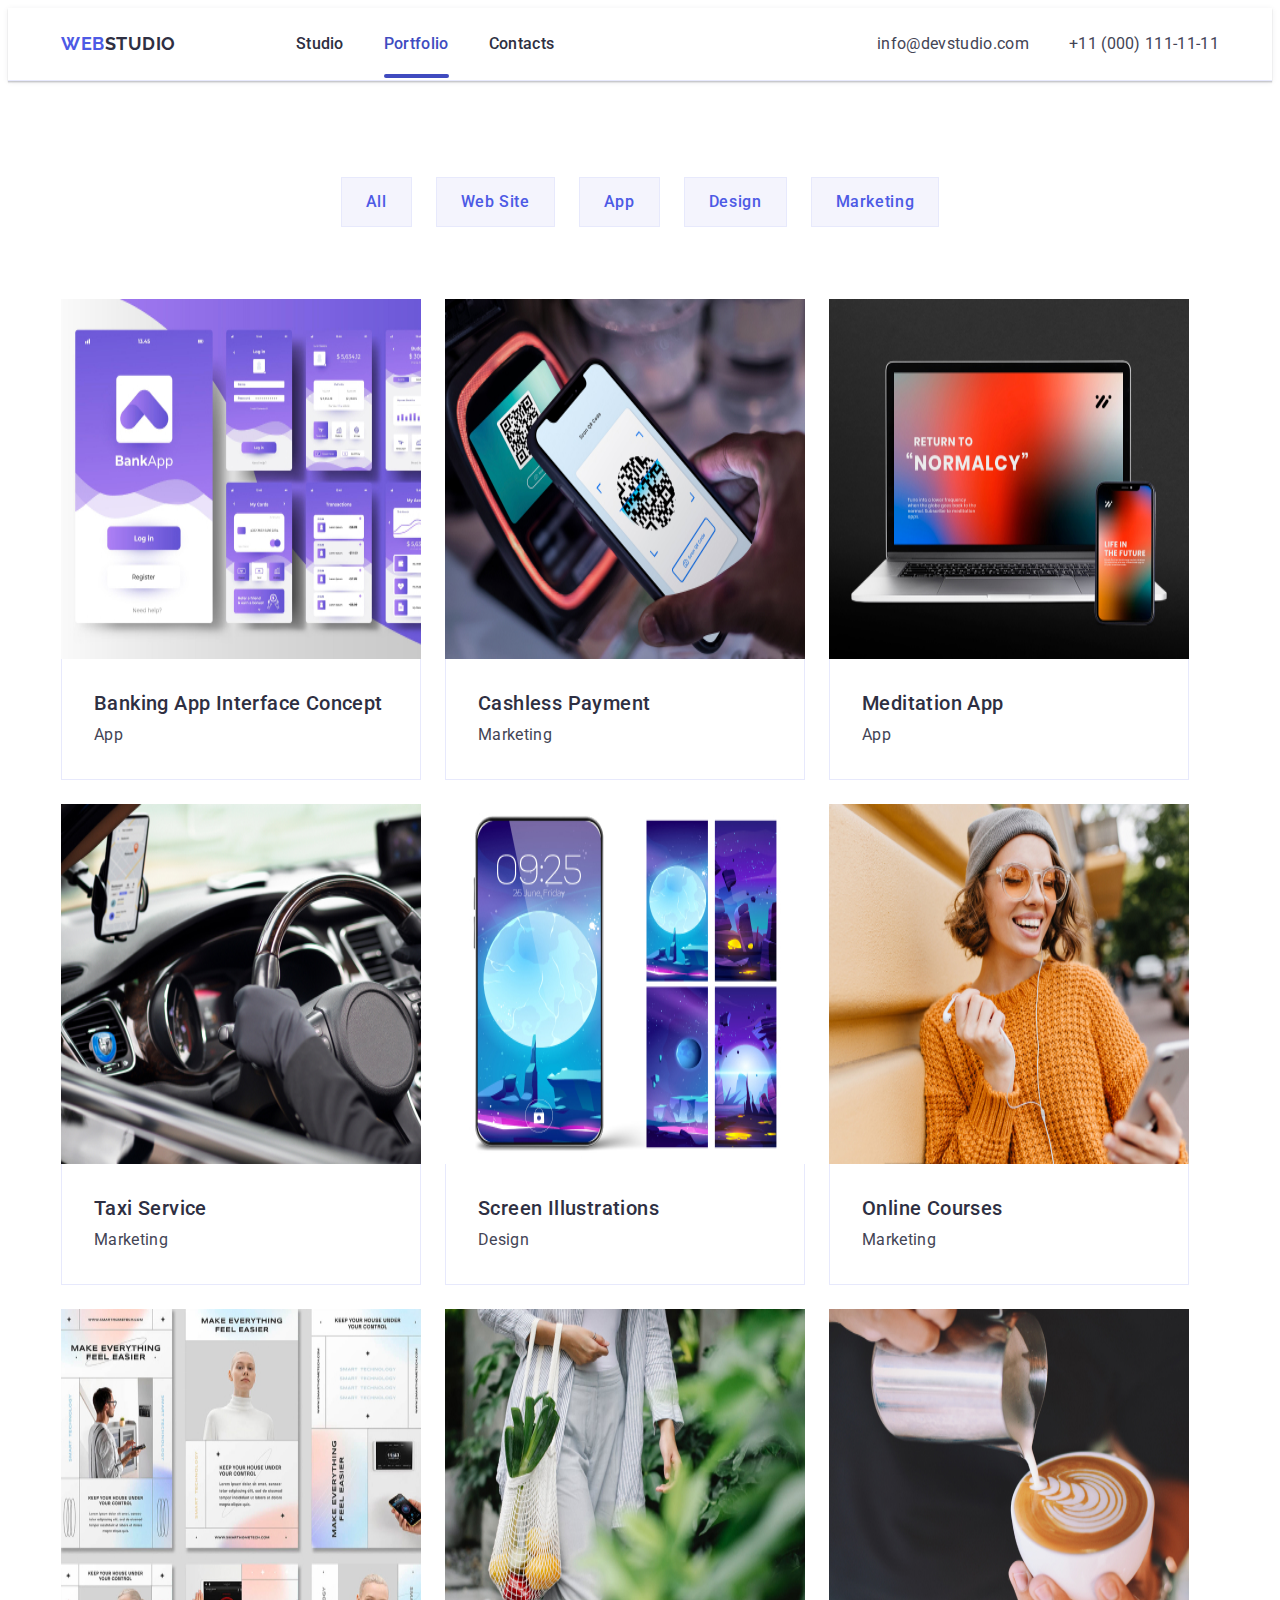
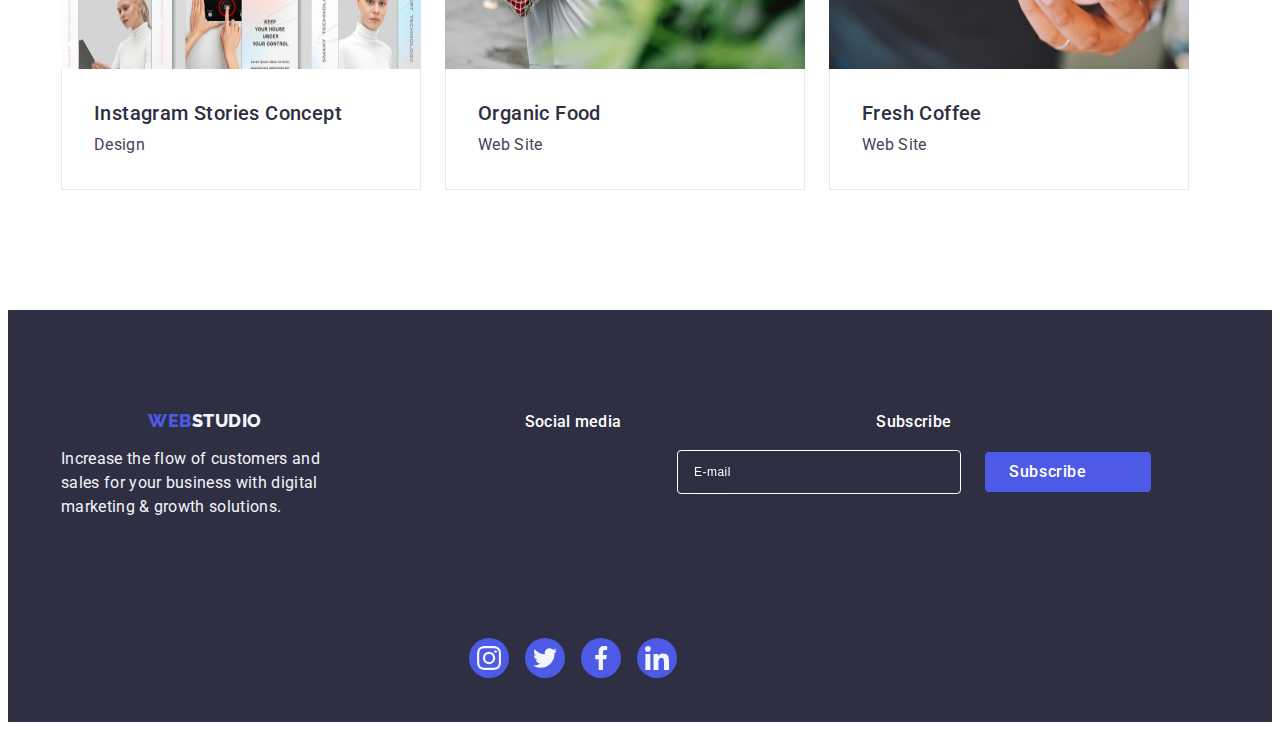
<file: portfolio.html>
<!DOCTYPE html>
<html lang="en">
  <head>
    <meta charset="UTF-8" />
    <meta http-equiv="X-UA-Compatible" content="IE=edge" />
    <meta name="viewport" content="width=device-width, initial-scale=1.0" />
    <link rel="preconnect" href="https://fonts.googleapis.com" />
    <link rel="preconnect" href="https://fonts.gstatic.com" crossorigin />
    <link rel="preconnect" href="https://fonts.googleapis.com" />
    <link rel="preconnect" href="https://fonts.gstatic.com" crossorigin />
    <link
      href="https://fonts.googleapis.com/css2?family=Raleway:wght@800&family=Roboto:wght@400;500;700&display=swap"
      rel="stylesheet"
    />
    <link
      rel="stylesheet"
      href="https://cdnjs.cloudflare.com/ajax/libs/modern-normalize/2.0.0/modern-normalize.min.css"
      integrity="sha512-4xo8blKMVCiXpTaLzQSLSw3KFOVPWhm/TRtuPVc4WG6kUgjH6J03IBuG7JZPkcWMxJ5huwaBpOpnwYElP/m6wg=="
      crossorigin="anonymous"
      referrerpolicy="no-referrer"
    />
    <title>Portfolio</title>
    <link rel="stylesheet" href="./css/styles.css" />
  </head>
  <body>
    <header class="header">
      <div class="container-header container">
        <nav class="header-navigation-list">
          <a href="./index.html" class="header-logo link"
            >Web<span class="header-logo-web">Studio</span></a
          >
          <ul class="header-menu list">
            <li class="header-menu-item">
              <a href="./index.html" class="header-menu-link link">Studio</a>
            </li>
            <li class="header-menu-item">
              <a href="./portfolio.html" class="header-menu-link link current"
                >Portfolio</a
              >
            </li>
            <li class="header-menu-item">
              <a href="" class="header-menu-link link">Contacts</a>
            </li>
          </ul>
        </nav>
        <address class="header-contacts">
          <ul class="header-contacts-item list">
            <li>
              <a
                class="header-contacts-link link"
                href="mailto:info@devstudio.com"
                >info@devstudio.com</a
              >
            </li>
            <li>
              <a class="header-contacts-link link" href="tel:+110001111111"
                >+11 (000) 111-11-11</a
              >
            </li>
          </ul>
        </address>
      </div>
    </header>

    <main>
      <section class="portfolio">
        <div class="container-portfolio container">
          <h1 class="visually-hidden">Filter</h1>
          <ul class="filter-list list">
            <li><button type="button" class="button">All</button></li>
            <li><button type="button" class="button">Web Site</button></li>
            <li><button type="button" class="button">App</button></li>
            <li><button type="button" class="button">Design</button></li>
            <li><button type="button" class="button">Marketing</button></li>
          </ul>
          <ul class="portfolio-list list">
            <li class="portfolio-item">
              <a href="" class="app-item link">
                <div class="app-cover-block">
                  <img
                    srcset="
                      ./images/portfolio-mobile/img1-mob-por.jpg     288w,
                      ./images/portfolio-mobile/img1-mob-port@2x.jpg 576w,
                      ./images/portfolio-tablet/img1-tab-port.jpg    356w,
                      ./images/portfolio-tablet/img1-tab-port@2x.jpg 712w,
                      ./images/portfolio_1.jpg                       360w,
                      ./images/portfolio_1@2x.jpg                    720w
                    "
                    sizes="(min-width: 1200px) 360px, (min-width: 768px) 356px, (max-width: 767px) 288px,"
                    src="./images/portfolio_1.jpg"
                    alt="Open pages of the bank's app"
                    width="360"
                    height="360"
                    class="portfolio-img"
                  />
                  <p class="app-cover-text">
                    14 Stylish and User-Friendly App Design Concepts · Task
                    Manager App · Calorie Tracker App · Exotic Fruit Ecommerce
                    App · Cloud Storage App
                  </p>
                </div>
                <div class="app-box">
                  <h2 class="portfolio-name">Banking App Interface Concept</h2>
                  <p class="portfolio-type">App</p>
                </div>
              </a>
            </li>
            <li class="portfolio-item">
              <a href="" class="app-item link">
                <div class="app-cover-block">
                  <img
                    srcset="
                      ./images/portfolio-mobile/img2-mob-port.jpg    288w,
                      ./images/portfolio-mobile/img2-mob-port@2x.jpg 576w,
                      ./images/portfolio-tablet/img2-tab-port.jpg    356w,
                      ./images/portfolio-tablet/img2-tab-port@2x.jpg 712w,
                      ./images/portfolio_2.jpg                       360w,
                      ./images/portfolio_2@2x.jpg                    720w
                    "
                    sizes="(min-width: 1200px) 360px, (min-width: 768px) 356px, (max-width: 767px) 288px,"
                    src="./images/portfolio_2.jpg"
                    alt="Pay by phone via QR code"
                    width="360"
                    height="360"
                    class="portfolio-img"
                  />
                  <p class="app-cover-text">
                    14 Stylish and User-Friendly App Design Concepts · Task
                    Manager App · Calorie Tracker App · Exotic Fruit Ecommerce
                    App · Cloud Storage App
                  </p>
                </div>
                <div class="app-box">
                  <h2 class="portfolio-name">Cashless Payment</h2>
                  <p class="portfolio-type">Marketing</p>
                </div>
              </a>
            </li>
            <li class="portfolio-item">
              <a href="" class="app-item link">
                <div class="app-cover-block">
                  <img
                    srcset="
                      ./images/portfolio-mobile/img3-mob-port.jpg    288w,
                      ./images/portfolio-mobile/img3-mob-port@2x.jpg 576w,
                      ./images/portfolio-tablet/img3-tab-port.jpg    356w,
                      ./images/portfolio-tablet/img3-tab-port@2x.jpg 712w,
                      ./images/portfolio_3.jpg                       360w,
                      ./images/portfolio_3@2x.jpg                    720w
                    "
                    sizes="(min-width: 1200px) 360px, (min-width: 768px) 356px, (max-width: 767px) 288px,"
                    src="./images/portfolio_3.jpg"
                    alt="Open website on a computer and app"
                    width="360"
                    height="360"
                    class="portfolio-img"
                  />
                  <p class="app-cover-text">
                    14 Stylish and User-Friendly App Design Concepts · Task
                    Manager App · Calorie Tracker App · Exotic Fruit Ecommerce
                    App · Cloud Storage App
                  </p>
                </div>
                <div class="app-box">
                  <h2 class="portfolio-name">Meditation App</h2>
                  <p class="portfolio-type">App</p>
                </div>
              </a>
            </li>
            <li class="portfolio-item">
              <a href="" class="app-item link">
                <div class="app-cover-block">
                  <img
                    srcset="
                      ./images/portfolio-mobile/img4-mob-port.jpg    288w,
                      ./images/portfolio-mobile/img4-mob-port@2x.jpg 576w,
                      ./images/portfolio-tablet/img4-tab-port.jpg    356w,
                      ./images/portfolio-tablet/img4-tab-port@2x.jpg 712w,
                      ./images/portfolio_4.jpg                       360w,
                      ./images/portfolio_4@2x.jpg                    720w
                    "
                    sizes="(min-width: 1200px) 360px, (min-width: 768px) 356px, (max-width: 767px) 288px,"
                    src="./images/portfolio_4.jpg"
                    alt="Using app at the taxi"
                    width="360"
                    height="360"
                    class="portfolio-img"
                  />
                  <p class="app-cover-text">
                    14 Stylish and User-Friendly App Design Concepts · Task
                    Manager App · Calorie Tracker App · Exotic Fruit Ecommerce
                    App · Cloud Storage App
                  </p>
                </div>
                <div class="app-box">
                  <h2 class="portfolio-name">Taxi Service</h2>
                  <p class="portfolio-type">Marketing</p>
                </div>
              </a>
            </li>
            <li class="portfolio-item">
              <a href="" class="app-item link">
                <div class="app-cover-block">
                  <img
                    srcset="
                      ./images/portfolio-mobile/img5-mob-port.jpg    288w,
                      ./images/portfolio-mobile/img5-mob-port@2x.jpg 576w,
                      ./images/portfolio-tablet/img5-tab-port.jpg    356w,
                      ./images/portfolio-tablet/img5-tab-port@2x.jpg 712w,
                      ./images/portfolio_5.jpg                       360w,
                      ./images/portfolio_5@2x.jpg                    720w
                    "
                    sizes="(min-width: 1200px) 360px, (min-width: 768px) 356px, (max-width: 767px) 288px,"
                    src="./images/portfolio_5.jpg"
                    alt="Mobile screen illustrations "
                    width="360"
                    height="360"
                    class="portfolio-img"
                  />
                  <p class="app-cover-text">
                    14 Stylish and User-Friendly App Design Concepts · Task
                    Manager App · Calorie Tracker App · Exotic Fruit Ecommerce
                    App · Cloud Storage App
                  </p>
                </div>
                <div class="app-box">
                  <h2 class="portfolio-name">Screen Illustrations</h2>
                  <p class="portfolio-type">Design</p>
                </div>
              </a>
            </li>
            <li class="portfolio-item">
              <a href="" class="app-item link">
                <div class="app-cover-block">
                  <img
                    srcset="
                      ./images/portfolio-mobile/img6-mob-port.jpg    288w,
                      ./images/portfolio-mobile/img6-mob-port@2x.jpg 576w,
                      ./images/portfolio-tablet/img6-tab-port.jpg    356w,
                      ./images/portfolio-tablet/img6-tab-port@2x.jpg 712w,
                      ./images/portfolio_6.jpg                       360w,
                      ./images/portfolio_6@2x.jpg                    720w
                    "
                    sizes="(min-width: 1200px) 360px, (min-width: 768px) 356px, (max-width: 767px) 288px,"
                    src="./images/portfolio_6.jpg"
                    alt="The girl studies online"
                    width="360"
                    height="360"
                    class="portfolio-img"
                  />
                  <p class="app-cover-text">
                    14 Stylish and User-Friendly App Design Concepts · Task
                    Manager App · Calorie Tracker App · Exotic Fruit Ecommerce
                    App · Cloud Storage App
                  </p>
                </div>
                <div class="app-box">
                  <h2 class="portfolio-name">Online Courses</h2>
                  <p class="portfolio-type">Marketing</p>
                </div>
              </a>
            </li>
            <li class="portfolio-item">
              <a href="" class="app-item link">
                <div class="app-cover-block">
                  <img
                    src="./images/portfolio_7.jpg"
                    alt="Instagram"
                    width="360"
                    height="360"
                    class="portfolio-img"
                  />
                  <p class="app-cover-text">
                    14 Stylish and User-Friendly App Design Concepts · Task
                    Manager App · Calorie Tracker App · Exotic Fruit Ecommerce
                    App · Cloud Storage App
                  </p>
                </div>
                <div class="app-box">
                  <h2 class="portfolio-name">Instagram Stories Concept</h2>
                  <p class="portfolio-type">Design</p>
                </div>
              </a>
            </li>
            <li class="portfolio-item">
              <a href="" class="app-item link">
                <div class="app-cover-block">
                  <img
                    src="./images/portfolio_8.jpg"
                    alt="Girl with food"
                    width="360"
                    height="360"
                    class="portfolio-img"
                  />
                  <p class="app-cover-text">
                    14 Stylish and User-Friendly App Design Concepts · Task
                    Manager App · Calorie Tracker App · Exotic Fruit Ecommerce
                    App · Cloud Storage App
                  </p>
                </div>
                <div class="app-box">
                  <h2 class="portfolio-name">Organic Food</h2>
                  <p class="portfolio-type">Web Site</p>
                </div>
              </a>
            </li>
            <li class="portfolio-item">
              <a href="" class="app-item link">
                <div class="app-cover-block">
                  <img
                    src="./images/portfolio_9.jpg"
                    alt="Coffee"
                    width="360"
                    height="360"
                    class="portfolio-img"
                  />
                  <p class="app-cover-text">
                    14 Stylish and User-Friendly App Design Concepts · Task
                    Manager App · Calorie Tracker App · Exotic Fruit Ecommerce
                    App · Cloud Storage App
                  </p>
                </div>
                <div class="app-box">
                  <h2 class="portfolio-name">Fresh Coffee</h2>
                  <p class="portfolio-type">Web Site</p>
                </div>
              </a>
            </li>
          </ul>
        </div>
      </section>
    </main>

    <footer class="footer">
      <div class="container-footer container">
        <div class="footer-box">
          <a href="./index.html" class="footer-logo link"
            >Web<span class="footer-logo-web">Studio</span>
          </a>
          <p class="footer-text">
            Increase the flow of customers and sales for your business with
            digital marketing & growth solutions.
          </p>
        </div>
        <div>
          <p class="social-footer">Social media</p>
          <ul class="social-footer-list list">
            <li class="social-footer-item">
              <a href="" class="social-footer-link link">
                <svg class="social-footer-icon" width="24" height="24">
                  <use href="./images/icons.svg#icon-instagram-2-1"></use>
                </svg>
              </a>
            </li>
            <li class="social-footer-item">
              <a href="" class="social-footer-link link">
                <svg class="social-footer-icon" width="24" height="24">
                  <use href="./images/icons.svg#icon-twitter-1-2"></use>
                </svg>
              </a>
            </li>
            <li class="social-footer-item">
              <a href="" class="social-footer-link link">
                <svg class="social-footer-icon" width="24" height="24">
                  <use href="./images/icons.svg#icon-facebook-1"></use>
                </svg>
              </a>
            </li>
            <li class="social-footer-item">
              <a href="" class="social-footer-link link">
                <svg class="social-footer-icon" width="24" height="24">
                  <use href="./images/icons.svg#icon-linkedin-1"></use>
                </svg>
              </a>
            </li>
          </ul>
        </div>
        <div class="footer-box-form">
          <p class="input-footer-title">Subscribe</p>
          <form class="footer-form">
            <label class="footer-label">
              <input
                type="email"
                placeholder="E-mail"
                class="footer-input"
                name="footer-email"
              />
            </label>
            <button type="submit" class="footer-btn">
              Subscribe
              <svg class="footer__btn-svg" width="24" height="24">
                <use href="./images/icons.svg#tg"></use>
              </svg>
            </button>
          </form>
        </div>
      </div>
    </footer>
  </body>
</html>
</file>
<file: css/styles.css>
:root {
  --dark-color: #2e2f42;
  --text-color: #434455;
  --third-title-color: #f4f4fd;
  --primary-brand-color: #4d5ae5;
  --white-background-color: #ffffff;
  --logo-style: "Raleway", sans-serif;
  --pressed-background-state-color: #404bbf;
  --white-color: #ffffff;
  --accent-background-color: #e7e9fc;
  --customers-color: #8e8f99;

  --breakpoint-md: 768px;
  --breakpoint-lg: 1158px;
}

body {
  font-family: "Roboto", sans-serif;
  color: var(--text-color);
  background-color: var(--white-background-color);
}
h1,
h2,
h3,
h4,
h5,
h6,
p {
  margin: 0;
}

ul {
  list-style-type: none;
  margin-top: 0;
  margin-bottom: 0;
  padding-left: 0;
}

img {
  display: block;
}

.link {
  text-decoration: none;
}
.list {
  list-style-type: none;
}

.container {
  width: 100%;
  max-width: 1158px;
  margin: 0;
  padding-left: 15px;
  padding-right: 15px;
  margin: 0 auto;
  /*outline: 2px solid;*/
}

/*------.container {
  width: 100%;
  margin: 0;
  padding-left: 15px;
  padding-right: 15px;
  margin: 0 auto;
}

@media screen and (max-width: 767px) {
  .container {
    width: 320px;
  }
}

@media screen and (min-width: 768px) {
  .container {
    width: 768px;
  }
}
@media screen and (min-width: 1158px) {
  .container {
    width: 1140px;
  }
}*/

/*-------------Header-----------*/

.container-header {
  display: flex;
  justify-content: space-between;
  align-items: center;
}

.header {
  border-bottom: 1px solid #e7e9fc;
  box-shadow: 0px 2px 1px rgba(46, 47, 66, 0.08),
    0px 1px 1px rgba(46, 47, 66, 0.16), 0px 1px 6px rgba(46, 47, 66, 0.08);
  z-index: 15;
}

@media screen and (min-width: 768px) {
  .header {
    border-bottom: 1px solid #e7e9fc;
    box-shadow: 0px 2px 1px rgba(46, 47, 66, 0.08),
      0px 1px 1px rgba(46, 47, 66, 0.16), 0px 1px 6px rgba(46, 47, 66, 0.08);
    z-index: 15;
  }
}

@media screen and (min-width: 1158px) {
  .header {
    border-bottom: 1px solid #e7e9fc;
    box-shadow: 0px 2px 1px rgba(46, 47, 66, 0.08),
      0px 1px 1px rgba(46, 47, 66, 0.16), 0px 1px 6px rgba(46, 47, 66, 0.08);
    z-index: 15;
  }
}

.header-navigation-list {
  display: flex;
  align-items: center;
}

.header-logo {
  font-family: var(--logo-style);
  font-weight: 700;
  font-size: 18px;
  line-height: 1.17;
  letter-spacing: 0.03em;
  text-transform: uppercase;
  color: var(--primary-brand-color);
}

.header-logo-web {
  color: var(--dark-color);
  /* display: flex;*/
}

@media screen and (min-width: 768px) {
  .header-logo-web {
    color: var(--dark-color);
    /*display: flex;*/
    margin-right: 120px;
  }
}

.header-contacts {
  font-style: normal;
  gap: 40px;
  align-items: center;
}

.header-menu {
  font-weight: 500;
  font-size: 16px;
  line-height: 1.5;
  letter-spacing: 0.02em;
  color: var(--text-color);
  display: flex;
  gap: 40px;
}

.header-menu-item {
  font-weight: 500;
  font-size: 16px;
  line-height: 1.5;
  letter-spacing: 0.02em;
  color: var(--dark-color);
  text-decoration: none;
  padding: 24px 0 24px;
}

.header-menu-link {
  font-weight: 500;
  font-size: 16px;
  line-height: 1.5;
  letter-spacing: 0.02em;
  color: var(--dark-color);
  text-decoration: none;
  padding: 24px 0 24px;
  transition: color 250ms cubic-bezier(0.4, 0, 0.2, 1);
}

.header-menu-link:hover,
.header-menu-link:focus,
.header-menu-link:active {
  color: var(--pressed-background-state-color);
}

.header-contacts-item {
  font-size: 16px;
  line-height: 1.5;
  letter-spacing: 0.02em;
  color: var(--dark-color);
  display: flex;
  gap: 40px;
}

@media screen and (min-width: 768px) {
  .header-contacts-item {
    display: flex;
    flex-direction: column;
    gap: 12px;
  }
}

@media screen and (min-width: 1158px) {
  .header-contacts-item {
    display: flex;
    flex-direction: row;
    gap: 40px;
  }
}

.header-contacts-link {
  color: var(--text-color);
  transition: color 250ms cubic-bezier(0.4, 0, 0.2, 1);
}

.header-contacts-link:hover,
.header-contacts-link:focus {
  color: var(--pressed-background-state-color);
}

.current {
  position: relative;
  color: #404bbf;
}

.current::after {
  content: "";
  position: absolute;
  left: 0;
  bottom: -1px;
  height: 4px;
  background-color: #404bbf;
  border-radius: 2px;
  display: block;
  width: 100%;
}

/*----------------Hero-----------------*/

.container-hero {
  display: flex;
  flex-direction: column;
  align-items: center;
  justify-content: center;
  max-width: 1440px;
  padding: 0 10px;
}

.hero {
  display: flex;
  height: 600px;
  flex-shrink: 0;
  background-color: var(--dark-color);
  background-repeat: no-repeat;
  background-position: center;
  background-size: cover;
  /*background-image: linear-gradient(
      rgba(46, 47, 66, 0.7),
      rgba(46, 47, 66, 0.7)
    ),
    url(../images/hero_bgr_img.jpg);*/
}

@media screen and (min-width: 768px) {
  .hero {
    display: flex;
    padding-top: 60px;
    flex-shrink: 0;
    background-color: var(--dark-color);
    background-repeat: no-repeat;
    background-position: center;
    background-size: cover;
  }
}

.hero-title {
  font-weight: 700;
  font-size: 36px;
  font-style: normal;
  line-height: 1.11;
  letter-spacing: 0.02em;
  color: var(--white-background-color);
  text-align: center;
  max-width: 496px;
  padding-bottom: 48px;
}

@media screen and (min-width: 496px) {
  .hero-title {
    font-weight: 700;
    font-size: 56px;
    line-height: 1.07;
    letter-spacing: 0.02em;
    color: var(--white-background-color);
    text-align: center;
    max-width: 496px;
    padding-bottom: 48px;
  }
}

.hero-btn {
  font-family: inherit;
  font-style: normal;
  font-weight: 500;
  font-size: 16px;
  line-height: 1.5;
  color: var(--white-background-color);
  letter-spacing: 0.04em;
  cursor: pointer;
  background-color: var(--primary-brand-color);
  display: block;
  align-self: center;
  padding: 16px 32px;
  min-width: 169px;
  height: 56px;
  border: none;
  border-radius: 4px;
  transition: background-color 250ms cubic-bezier(0.4, 0, 0.2, 1);
  box-shadow: 0px 4px 4px rgba(0, 0, 0, 0.15);
}

.hero-btn:hover,
.hero-btn:focus {
  background-color: var(--pressed-background-state-color);
}

/*----------------Business-----------------*/

.business {
  padding: 120px 0;
}

.container-business {
  display: flex;
  flex-direction: column;
  flex-wrap: wrap;
}

.visually-hidden {
  position: absolute;
  width: 1px;
  height: 1px;
  margin: -1px;
  border: 0;
  padding: 0;
  overflow: hidden;
  white-space: nowrap;
  clip-path: inset(100%);
  clip: rect(0 0 0 0);
}

.business-info {
  display: flex;
  gap: 72px;
  flex-wrap: wrap;
}

@media screen and (min-width: 768px) {
  .business-info {
    gap: 72px 24px;
  }
}

@media screen and (min-width: 1158px) {
  .business-info {
    flex-wrap: nowrap;
    align-items: center;
  }
}

.business-title-item {
  width: 100%;
}

@media screen and (min-width: 768px) {
  .business-title-item {
    gap: 72px 24px;
    width: calc((100% - 56px) / 2);
  }
}

@media screen and (min-width: 1158px) {
  .business-title-item {
    gap: 24px;
    width: calc((100% - 72px) / 4);
    justify-content: space-between;
  }
}

.business-title-item > h3 {
  padding-bottom: 8px;
}

/*.svg-business {
  display: none;
}*/

@media screen and (min-width: 1158px) {
  .svg-business {
    display: flex;
    align-items: center;
  }
}

.business-info-strategy {
  font-size: 36px;
  font-weight: 700;
  line-height: 1.11;
  letter-spacing: 0.02em;
  text-align: center;
  color: var(--dark-color);
  margin-bottom: 8px;
}

.business-info-idea {
  font-weight: 500;
  font-size: 16px;
  line-height: 1.5;
  letter-spacing: 0.02em;
  color: var(--text-color);
}

.business-icon-box {
  display: flex;
  align-items: center;
  justify-content: center;
  height: 112px;
  background-color: var(--third-title-color);
  border-radius: 4px;
  margin-bottom: 8px;
}

/*------------------Our job------------------*/

.container-our-job {
}

.our-job {
  padding-bottom: 120px;
}

.our-job-title {
  font-weight: 700;
  font-size: 36px;
  line-height: 1.11;
  letter-spacing: 0.02em;
  color: var(--dark-color);
  text-align: center;
  text-transform: capitalize;
  margin-bottom: 72px;
}

.our-job-list {
  display: flex;
  gap: 24px;
}

.our-job-item {
  width: calc((100% - 48px) / 3);
}

/*-----------------Team------------------*/

.team {
  padding: 120px 0;
  background: var(--third-title-color);
}

.team-title {
  font-weight: 700;
  font-size: 36px;
  line-height: 1.11;
  letter-spacing: 0.02em;
  color: var(--dark-color);
  text-align: center;
  text-transform: capitalize;
  margin-bottom: 72px;
}

.team-title-list {
  width: 100%;
  display: flex;
  flex-direction: column;
  flex-wrap: wrap;
  align-items: center;
  gap: 24px;
  margin: 0 auto;
}

.team-title-item {
  width: 264px;
  background-color: var(--white-background-color);
  border-radius: 0px 0px 4px 4px;
  box-shadow: 0px 1px 6px rgba(46, 47, 66, 0.08),
    0px 1px 1px rgba(46, 47, 66, 0.16), 0px 2px 1px rgba(46, 47, 66, 0.08);
}

@media screen and (min-width: 768px) {
  .team-title-list {
    flex-direction: row;
    max-width: 554px;
    width: calc((100% - 240x) / 2);
  }
}

@media screen and (min-width: 1158px) {
  .team-title-list {
    max-width: none;
  }
}

.team-title-item {
  width: auto;
  min-width: auto;
}

/*-----------------Employee---------------*/

.employee {
  font-weight: 500;
  font-size: 20px;
  line-height: 1.2;
  letter-spacing: 0.02em;
  color: var(--dark-color);
  margin-bottom: 8px;
}

.employee-job-title {
  font-weight: 400;
  font-size: 16px;
  line-height: 1.5;
  letter-spacing: 0.02em;
  color: var(--text-color);
  margin-bottom: 8px;
}

.employee-item {
  padding: 32px 0px;
  text-align: center;
}

.social-icon-list {
  display: flex;
  gap: 24px;
  flex-wrap: wrap;
  padding: 0 16px;
}

.social-link {
  width: 100%;
  height: 100%;
  background-color: var(--primary-brand-color);
  border-radius: 50%;
  display: flex;
  align-items: center;
  justify-content: center;
  transition: background-color 250ms cubic-bezier(0.4, 0, 0.2, 1);
}

.social-link:hover,
.social-link:focus {
  background-color: var(--pressed-background-state-color);
}

.social-icon-item {
  width: 16px;
  height: 16px;
}

.social-icon {
  width: 40px;
  height: 40px;
}

.social-icon-item {
  fill: var(--third-title-color);
}

/*--------------Customers-------------*/
.customers {
  padding: 120px 0;
}
.container {
}

.customers-title {
  color: var(--dark-color);
  text-align: center;
  font-size: 36px;
  font-family: Roboto;
  font-weight: 700;
  line-height: 1.11;
  letter-spacing: 0.9;
  text-transform: capitalize;
  margin-bottom: 72px;
}

.customers-title-list {
  display: flex;
  gap: 24px;
}

.customers-tittle-item {
  width: calc((100% - 120px) / 6);
  height: 88px;
}

.customers-link {
  width: 100%;
  height: 100%;
  border: 1px solid #8e8f99;
  border-radius: 4px;
  display: flex;
  align-items: center;
  justify-content: center;
  color: var(--customers-color);
  transition: border-color 250ms cubic-bezier(0.4, 0, 0.2, 1),
    color 250ms cubic-bezier(0.4, 0, 0.2, 1);
}

.customers-link:hover,
.customers-link:focus {
  border-color: var(--pressed-background-state-color);
  color: var(--pressed-background-state-color);
}
.customers-icon {
  fill: currentColor;
}

/*----------------Footer--------------*/

.footer {
  background: var(--dark-color);
  padding: 100px 0;
}

.container-footer {
  display: flex;
  flex-direction: row;
  flex-wrap: wrap;
}

@media screen and (min-width: 768px) {
  .container-footer {
    width: 584px;
    flex-direction: row;
    flex-wrap: wrap;
  }
}

@media screen and (min-width: 1158px) {
  .container-footer {
    width: 1158px;
    flex-wrap: nowrap;
  }
}

.footer-box {
  display: flex;
  flex-direction: column;
  align-items: center;
}

@media screen and (min-width: 1158px) {
  .footer-box {
    margin-right: 120px;
  }
}

.footer-logo {
  font-family: "Raleway", sans-serif;
  font-weight: 800;
  font-size: 18px;
  line-height: 1.17;
  letter-spacing: 0.03em;
  color: var(--primary-brand-color);
  text-transform: uppercase;
  margin-bottom: 16px;
  display: inline-block;
}

.footer-logo-web {
  font-weight: 800;
  font-size: 18px;
  line-height: 1.17;
  letter-spacing: 0.03em;
  color: var(--third-title-color);
}

.footer-text {
  font-family: inherit;
  font-style: normal;
  font-weight: 400;
  font-size: 16px;
  line-height: 1.5;
  letter-spacing: 0.02em;
  color: var(--third-title-color);
  max-width: 288px;
  margin-bottom: 72px;
}

.social-footer-container {
  display: flex;
  flex-direction: column;
  align-items: center;
}

@media screen and (min-width:1158px) {
  .social-footer-container {
    margin-right: 80px;
  }
}

.social-footer {
  width: 100%;
  height: 100%;
  color: var(--white-color);
  font-size: 16px;
  font-family: Roboto;
  font-weight: 500;
  line-height: 1.5;
  letter-spacing: 0.02em;
  margin-bottom: 16px;
  text-align: center;
}

.social-footer-list {
  display: flex;
  gap: 16px;
  margin-bottom: 72px;
  justify-content: center;
}

@media screen and (min-width: 1158px) {
  .social-footer-list {
    margin-bottom: 132px;
  }
}

.social-footer-item {
  width: 40px;
  height: 40px;
}

.social-footer-link {
  width: 100%;
  height: 100%;
  background-color: var(--primary-brand-color);
  border-radius: 50%;
  display: flex;
  align-items: center;
  justify-content: center;
  transition: background-color 250ms cubic-bezier(0.4, 0, 0.2, 1);
}

.social-footer-icon {
  fill: var(--third-title-color);
}

.social-footer-link:hover,
.social-footer-link:focus {
  background-color: #31d0aa;
}

.input-footer-title {
  margin-bottom: 16px;
  font-weight: 500;
  font-size: 16px;
  line-height: 1.5;
  letter-spacing: 0.02em;
  color: var(--white-color);
}

.footer-box-form {
  display: flex;
  flex-direction: column;
  align-items: center;
}

.footer-form {
  display: flex;
  flex-direction: column;
  gap: 24px;
  align-items: center;
}

@media screen and (min-width: 768px) {
  .footer-form {
    flex-direction: row;
  }
}

@media screen and (min-width: 1158px) {
  .footer-form {
    flex-direction: row;
  }
}

/*@media screen and (min-width: 1158px) {
  .footer-label {
    gap: 80px;
  }
}*/

.footer-input {
  display: block;
  width: 264px;
  height: 40px;
  font-size: 12px;
  line-height: 1.5;
  letter-spacing: 0.04em;
  padding-left: 16px;
  background-color: transparent;
  border: 1px solid var(--white-color);
  filter: drop-shadow(0px 4px 4px rgba(0, 0, 0, 0.15));
  border-radius: 4px;
  color: var(--white-color);
}
.footer-btn {
  min-width: 165px;
  height: 40px;
  display: flex;
  justify-content: center;
  align-items: center;
  font-family: "Roboto", sans-serif;
  font-size: 16px;
  font-weight: 500;
  letter-spacing: 0.04em;
  cursor: pointer;
  border: none;
  padding: 10px 24px;
  color: var(--white-color);
  line-height: 1.5;
  background: var(--primary-brand-color);
  border-radius: 4px;
}

.footer__btn-svg {
  margin-left: 16px;
}

.footer-input::placeholder {
  color: var(--white-color);
}

/* -------------Main-----------*/

.button {
  font-family: inherit;
  font-style: normal;
  font-weight: 500;
  font-size: 16px;
  line-height: 1.5;
  letter-spacing: 0.04em;
  color: var(--primary-brand-color);
  cursor: pointer;
  background-color: var(--third-title-color);
  border: 1px solid var(--accent-background-color);
}

.button:hover,
.button:focus {
  color: var(--white-background-color);
  background-color: var(--pressed-background-state-color);
}

.portfolio-name {
  font-weight: 500;
  font-size: 20px;
  line-height: 1.2;
  letter-spacing: 0.02em;
  color: var(--dark-color);
  margin-bottom: 8px;
  padding-left: 16px;
}

.portfolio-type {
  font-size: 16px;
  line-height: 1.5;
  letter-spacing: 0.02em;
  color: var(--text-color);
  padding-left: 16px;
}

.portfolio {
  padding-top: 96px;
  padding-bottom: 120px;
}

.portfolio-title {
  font-weight: 700;
  font-size: 36px;
  line-height: 1.11;
  letter-spacing: 0.02em;
  color: var(--dark-color);
  text-align: center;
  text-transform: capitalize;
  margin-bottom: 72px;
}

.portfolio-list {
  display: flex;
  flex-wrap: wrap;
  flex-direction: column;
  gap: 24px;
}

@media screen and (min-width: 768px) {
  .portfolio-list {
    flex-direction: row;
    gap: 24px;
  }
}

@charsetmedia screen and (min-width: 1158px) {
  .portfolio-list {
    flex-direction: row;
    gap: 24px;
    width: calc ((100% - 360px) /3);
  }
}

.app-cover-block {
  position: relative;
  overflow: hidden;
}

.app-cover-text {
  position: absolute;
  top: 0;
  font-size: 16px;
  line-height: 1.5;
  letter-spacing: 0.02em;
  color: var(--third-title-color);
  padding: 40px 32px;
  background-color: var(--primary-brand-color);
  height: 100%;
  width: 100%;
  transform: translateY(100%);
  transition: transform 250ms cubic-bezier(0.4, 0, 0.2, 1);
}

.app-item {
  display: block;
  transition: box-shadow 250ms cubic-bezier(0.4, 0, 0.2, 1);
}

.app-item:hover,
.app-item:focus {
  box-shadow: 0px 1px 6px rgba(46, 47, 66, 0.08),
    0px 1px 1px rgba(46, 47, 66, 0.16), 0px 2px 1px rgba(46, 47, 66, 0.08);
}

.app-item:hover .app-cover-text,
.app-item:focus .app-cover-text {
  box-shadow: 0px 1px 6px rgba(46, 47, 66, 0.08),
    0px 1px 1px rgba(46, 47, 66, 0.16), 0px 2px 1px rgba(46, 47, 66, 0.08);
  transform: translateY(0%);
}

.portfolio-item:hover .app-cover-block {
  transform: translate(0);
}

.portfolio-item {
  gap: 24px;
  position: relative;
  overflow: hidden;
}

.app-box {
  border: 1px solid var(--accent-background-color);
  border-top: none;
  padding: 32px 16px;
}

.visually-hidden {
  display: none;
}

.filter-list {
  display: flex;
  gap: 24px;
  margin-bottom: 72px;
  justify-content: center;
  align-items: center;
}

.filter-list .button {
  background-color: var(--third-title-color);
  color: var(--primary-brand-color);
  font-family: inherit;
  font-weight: 500;
  font-size: 16px;
  line-height: 1.5;
  letter-spacing: 0.04em;
  cursor: pointer;
  padding: 12px 24px;
}

.filter-list .button:hover,
.filter-list .button:focus {
  background-color: var(--pressed-background-state-color);
  color: var(--white-color);
  box-shadow: 0px 3px 1px rgba(0, 0, 0, 0.1), 0px 2px 1px rgba(0, 0, 0, 0.08),
    0px 2px 2px rgba(0, 0, 0, 0.12);
  border-radius: 4px;
  border: 1px solid transparent;
}

.app-box {
  border: 1px solid var(--accent-background-color);
  border-top: none;
  padding: 32px 16px;
}

.portfolio-item:nth-child(3) {
  margin-right: 0;
}

.portfolio-item:nth-child(6) {
  margin-right: 0;
}

.portfolio-item:nth-child(9) {
  margin-right: 0;
  margin-bottom: 0;
}

.portfolio-item:nth-child(8) {
  margin-bottom: 0;
}

.portfolio-item:nth-child(7) {
  margin-bottom: 0;
}

/*---------Modal---------*/

.backdrop {
  width: 100%;
  height: 100%;
  position: fixed;
  top: 0;
  left: 0;
  z-index: 2;
  transition: opacity 250ms cubic-bezier(0.4, 0, 0.2, 1),
    visibility 250ms cubic-bezier(0.4, 0, 0.2, 1);
  background-color: rgba(46, 47, 66, 0.4);
}

.is-hidden {
  visibility: hidden;
  opacity: 0;
  pointer-events: none;
}

.modal {
  position: absolute;
  top: 50%;
  left: 50%;
  transform: translate(-50%, -50%) scale(1);
  width: 408px;
  min-height: 584px;
  margin-right: 24px;
  margin-left: 24px;
  background: #fcfcfc;
  box-shadow: 0px 1px 1px rgba(0, 0, 0, 0.14), 0px 1px 3px rgba(0, 0, 0, 0.12),
    0px 2px 1px rgba(0, 0, 0, 0.2);
  border-radius: 4px;
  transition: transform 250ms cubic-bezier(0.4, 0, 0.2, 1);
}
.modal-btn {
  position: absolute;
  top: 24px;
  right: 24px;
  width: 24px;
  height: 24px;
  border-radius: 50%;
  display: flex;
  align-items: center;
  justify-content: center;
  background-color: #e7e9fc;
  border: 1px solid rgba(0, 0, 0, 0.1);
  padding: 0;
  cursor: pointer;
  transition: background-color 250ms cubic-bezier(0.4, 0, 0.2, 1),
    border 250ms cubic-bezier(0.4, 0, 0.2, 1);
}

.modal-btn:hover {
  border: none;
  background-color: var(--pressed-background-state-color);
}

.modal-btn:focus {
  border: none;
  background-color: var(--pressed-background-state-color);
}

.modal-btn:hover,
.modal-btn:focus .modal-btn-svg {
  fill: var(--white-background-color);
}

.modal-container {
  padding: 72px 24px 24px 24px;
}

.modal-btn-svg {
  transition: fill 250ms cubic-bezier(0.4, 0, 0.2, 1);
}

.backdrop.is-hidden .modal {
  transform: translate(-50%, -50%) scale(1);
}

.modal-title {
  color: var(--navyblue, #2e2f42);
  text-align: center;
  font-size: 16px;
  font-weight: 500;
  line-height: 1.5;
  letter-spacing: 0.02em;
  margin-bottom: 16px;
  max-width: 360px;
}

.modal-input::placeholder {
  color: var(--customers-color);
  font-size: 12px;
  font-family: Roboto;
  font-style: normal;
  font-weight: 400;
  line-height: 1.16;
  letter-spacing: 0.48px;
}

.modal-item {
  margin-bottom: 8px;
}

.modal-name {
  color: var(--customers-color);
  font-size: 12px;
  font-weight: 400;
  line-height: 1.17;
  letter-spacing: 0.04em;
  display: block;
  margin-bottom: 4px;
}

.modal-box {
  position: relative;
}

.username-icon {
  position: absolute;
  left: 16px;
  top: 50%;
  transform: translateY(-50%);
  transition: fill 250ms cubic-bezier(0.4, 0, 0.2, 1);
}

.modal-input {
  width: 100%;
  height: 40px;
  display: block;
  border: 1px solid rgba(46, 47, 66, 0.4);
  border-radius: 4px;
  background-color: transparent;
  padding-left: 38px;
  margin-bottom: 8px;
  outline: transparent;
  transition: border-color 250ms cubic-bezier(0.4, 0, 0.2, 1);
}

.modal-input:focus-within {
  border-color: var(--primary-brand-color);
}

.modal-input:focus-within + .username-icon {
  fill: var(--primary-brand-color);
}

.textarea-box {
  display: flex;
  flex-direction: column;
  gap: 4px;
  margin-bottom: 16px;
}

.modal-textarea {
  width: 100%;
  border: 1px solid rgba(46, 47, 66, 0.4);
  border-radius: 4px;
  background-color: transparent;
  padding: 8px 16px;
  outline: transparent;
  transition: border-color 250ms cubic-bezier(0.4, 0, 0.2, 1);
  font-size: 12px;
  resize: none;
  font-family: Roboto;
  font-style: normal;
  font-weight: 400;
  line-height: 1.17;
  height: 120px;
  letter-spacing: 0.04em;
  color: rgba(46, 47, 66, 0.4);
}

.modal-textarea:focus-within {
  border-color: var(--primary-brand-color);
}

.modal-textarea::placeholder {
  font-size: 12px;
  line-height: 1.17;
  letter-spacing: 0.04em;
  color: rgba(46, 47, 66, 0.4);
}

.check-box {
  margin-bottom: 24px;
}

.privacy-checkbox {
}

.privacy-checkbox:checked + .privacy-label > .checkbox-box-svg {
  background-color: var(--pressed-background-state-color);
  border: none;
  fill: var(--third-title-color);
}

.privacy-label {
  color: var(--customers-color);
  font-size: 12px;
  font-weight: 400;
  line-height: 1.17;
  letter-spacing: 0.04em;
  display: block;
}

.privacy-label a {
  color: var(--primary-brand-color);
  text-decoration: underline;
  display: inline-block;
  margin-left: 3px;
}

.checkbox-box-svg {
  margin-right: 8px;
  width: 16px;
  height: 16px;
  border: 1px solid rgba(46, 47, 66, 0.4);
  border-radius: 2px;
  transition: background-color 250ms cubic-bezier(0.4, 0, 0.2, 1),
    border 250ms cubic-bezier(0.4, 0, 0.2, 1),
    fill 250ms cubic-bezier(0.4, 0, 0.2, 1);
  display: inline-flex;
  align-items: center;
  justify-content: center;
  fill: transparent;
}

.privacy-link {
  color: var(--primary-brand-color);
  text-decoration: underline;
  display: inline-block;
  margin-left: 3px;
}

.modal-button {
  display: block;
  min-width: 169px;
  height: 56px;
  font-family: "Roboto", sans-serif;
  font-size: 16px;
  font-weight: 500;
  margin-left: 94px;
  background-color: #4d5ae5;
  border: none;
  box-shadow: 0px 4px 4px rgba(0, 0, 0, 0.15);
  border-radius: 4px;
  line-height: 1.5;
  cursor: pointer;
  letter-spacing: 0.04em;
  color: #ffffff;
  transition: background-color 250ms cubic-bezier(0.4, 0, 0.2, 1);
}

.d-sm-block {
  display: block;
  border: none;
  background-color: transparent;
}
.d-md-block {
  display: none;
}
.d-sm-flex {
  display: flex;
}
.d-md-flex {
  display: none;
}

@media screen and (min-width: 768px) {
  .d-sm-block {
    display: none;
  }
  .d-md-flex {
    display: flex;
}

@media screen and (min-width: 1158px) {
  .d-md-block {
    display: flex;
  }
  .d-sm-block {
    display: none;
  }
  .d-md-flex {
    display: flex;
  }
  .d-sm-flex {
    display: none;
  }
}

/*------Mobile-menu--------*/

.mobile-menu-open {
  position: fixed;
  top: 0;
  left: 0;
  width: 100%;
  height: 100%;
  background-color: var(--third-title-color);
  transform: translateX(100%);
  transition: transform 250 ms ease-out;
}

.mobile-menu-open .is-open {
  transform: translateX(0%);
}

.mobile-menu-close-btn {
  position: absolute;
  border: none;
  background-color: transparent;
  padding: 0;
  line-height: 0;
  top: 24px;
  right: 24px;
  stroke-width: 1px;
  stroke: var(--dark-color);
}

.mobile-menu-close-icon {
  stroke: var(--dark-color);
}

.mobile-menu-navigation {
  display: flex;
  flex-direction: column;
}

.mobile-menu-list {
}

.mobile-menu-navigation-item {
  font-size: 36px;
  font-style: normal;
  font-weight: 700;
  line-height: 1.11;
  letter-spacing: 0.21em;
  text-transform: capitalize;
  margin: 16px 72px 153px 368px;
  gap: 40 px;
}
.mobile-menu-link {
  font-size: 36px;
  font-style: normal;
  font-weight: 700;
  line-height: 1.11;
  letter-spacing: 0.21em;
  text-transform: capitalize;
  margin: 16px 72px 153px 368px;
  gap: 40 px;
}

.mobile-menu {
}

.mobile-menu-social {
}
</file>
